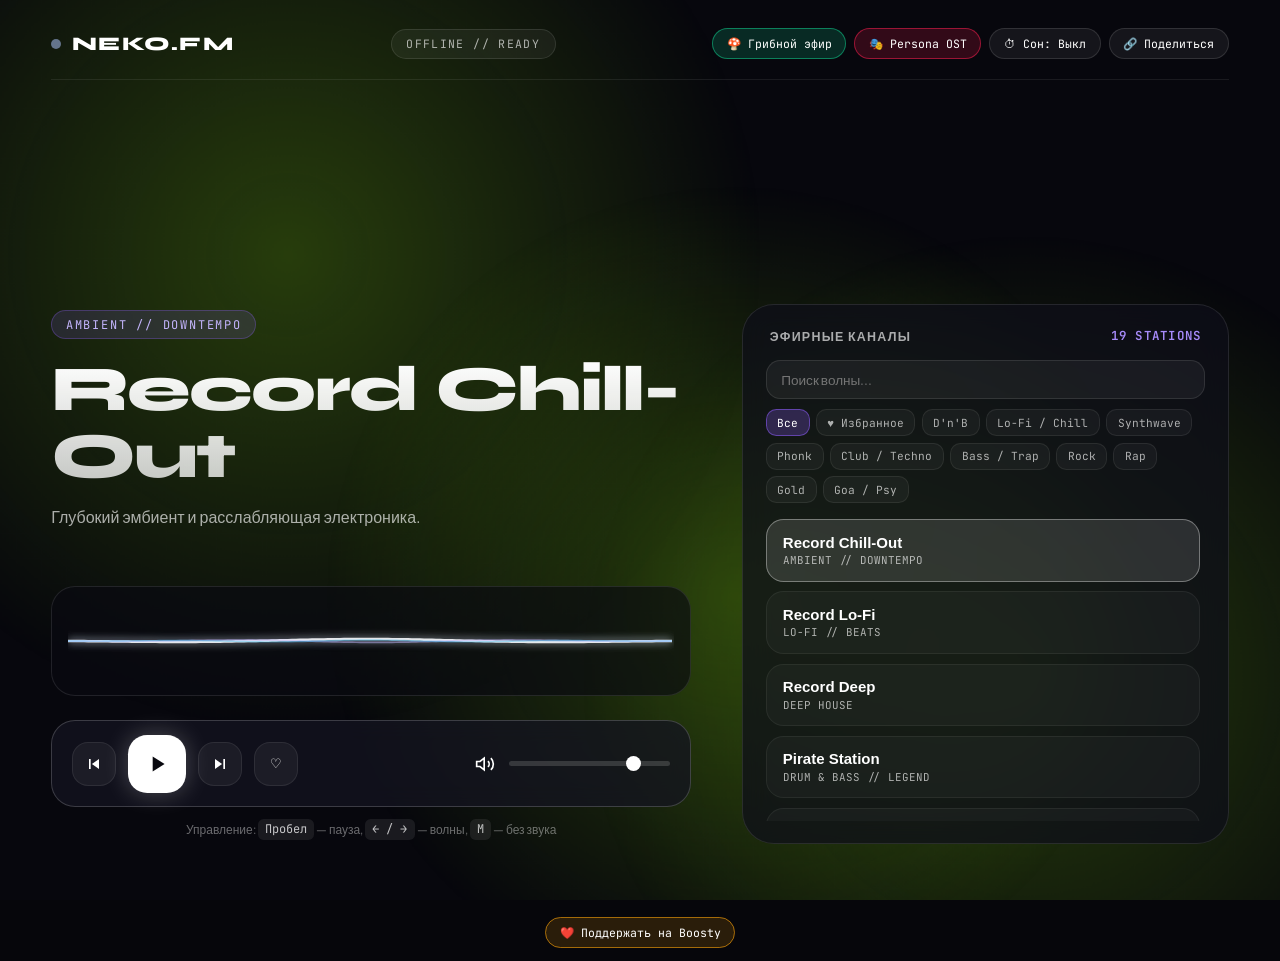
<file: index.html>
<!DOCTYPE html>
<html lang="ru">
<head>
    <meta name="keywords" content="онлайн радио, слушать радио без рекламы, drum and bass радио, lo-fi радио, synthwave, persona ost, psybient">
    <meta property="og:title" content="NEKO.FM — Онлайн-радио: D'n'B, Lo-Fi, Persona OST & Psybient">
    <meta property="og:description" content="Бесплатное атмосферное радио без рекламы с живым визуализатором, саундтреками Persona и грибным эмбиентом.">
    <meta property="og:url" content="https://github.io">
    <meta charset="UTF-8">
    <meta name="viewport" content="width=device-width, initial-scale=1.0">
    <title>NEKO.FM — Онлайн-радио: D'n'B, Lo-Fi, Synthwave</title>
    <meta name="description" content="Бесплатное онлайн-радио без рекламы: Drum & Bass, Lo-Fi, Chill-Out, Synthwave и Phonk.">
    <link rel="preconnect" href="https://fonts.googleapis.com">
    <link rel="preconnect" href="https://fonts.gstatic.com" crossorigin>
    <link href="https://fonts.googleapis.com/css2?family=Syne:wght@700;800&family=Plus+Jakarta+Sans:wght@400;500;600&family=JetBrains+Mono:wght@400;500&display=swap" rel="stylesheet">
    <link rel="stylesheet" href="style.css">
</head>
<body>
    <div class="mesh-bg">
        <div class="blob blob-1"></div>
        <div class="blob blob-2"></div>
        <div class="blob blob-3"></div>
    </div>

    <div class="app-shell">
        <header class="top-bar">
            <div class="brand">
                <span class="brand-dot" id="liveDot"></span>
                <span>NEKO.FM</span>
            </div>
            <div class="status-pill" id="statusBadge">OFFLINE // READY</div>
            <div class="header-actions">
                <a href="mushrooms.html" class="pill-btn" style="text-decoration:none; border-color: rgba(16,185,129,0.6); background: rgba(16,185,129,0.2);">🍄 Грибной эфир</a>
                <a href="persona.html" class="pill-btn" style="text-decoration:none; border-color: rgba(225,29,72,0.6); background: rgba(225,29,72,0.2);">🎭 Persona OST</a>
                <button class="pill-btn" id="sleepBtn" title="Таймер сна">⏱ Сон: Выкл</button>
                <button class="pill-btn" id="shareBtn" title="Скопировать ссылку">🔗 Поделиться</button>
            </div>
        </header>

        <main class="main-grid">
            <section class="hero-stage">
                <div class="genre-tag" id="stationTag">AMBIENT // DOWNTEMPO</div>
                <h1 class="station-title" id="stationTitle">Record Chill-Out</h1>
                <p class="station-subtitle" id="stationDesc">Глубокий эмбиент и расслабляющая электроника без резких перепадов.</p>

                <div class="visualizer-box">
                    <canvas id="waveCanvas"></canvas>
                </div>

                <div class="controls-dock">
                    <div class="transport-buttons">
                        <button class="icon-btn" id="prevBtn" title="Предыдущая (←)">
                            <svg viewBox="0 0 24 24" fill="currentColor"><path d="M6 6h2v12H6zm3.5 6l8.5 6V6z"/></svg>
                        </button>
                        <button class="play-btn" id="playBtn" title="Пуск / Пауза (Пробел)">
                            <svg id="iconPlay" viewBox="0 0 24 24" fill="currentColor"><path d="M8 5v14l11-7z"/></svg>
                            <svg id="iconPause" class="hidden" viewBox="0 0 24 24" fill="currentColor"><path d="M6 19h4V5H6v14zm8-14v14h4V5h-4z"/></svg>
                        </button>
                        <button class="icon-btn" id="nextBtn" title="Следующая (→)">
                            <svg viewBox="0 0 24 24" fill="currentColor"><path d="M6 18l8.5-6L6 6v12zM16 6v12h2V6h-2z"/></svg>
                        </button>
                        <button class="icon-btn" id="favCurrentBtn" title="В избранное">♡</button>
                    </div>

                    <div class="volume-control">
                        <button class="icon-btn small" id="muteBtn" title="Звук (M)">
                            <svg viewBox="0 0 24 24" fill="none" stroke="currentColor" stroke-width="2">
                                <path d="M11 5L6 9H2v6h4l5 4V5zM15.54 8.46a5 5 0 0 1 0 7.07M19.07 4.93a10 10 0 0 1 0 14.14"/>
                            </svg>
                        </button>
                        <input type="range" id="volumeSlider" min="0" max="1" step="0.01" value="0.8">
                    </div>
                </div>
                <div class="hotkeys-hint">Управление: <span>Пробел</span> — пауза, <span>← / →</span> — волны, <span>M</span> — без звука</div>
            </section>

            <aside class="channels-panel">
                <div class="panel-header">
                    <span>ЭФИРНЫЕ КАНАЛЫ</span>
                    <span class="mono" id="channelCount">11 STATIONS</span>
                </div>

                <div class="filter-controls">
                    <input type="text" id="searchInput" class="search-input" placeholder="Поиск волны...">
                    <div class="genre-tabs" id="genreTabs">
                        <button class="tab-btn active" data-filter="all">Все</button>
                        <button class="tab-btn" data-filter="fav">♥ Избранное</button>
                        <button class="tab-btn" data-filter="dnb">D'n'B</button>
                        <button class="tab-btn" data-filter="chill">Lo-Fi / Chill</button>
                        <button class="tab-btn" data-filter="synth">Synthwave</button>
                        <button class="tab-btn" data-filter="phonk">Phonk</button>
                        <button class="tab-btn" data-filter="club">Club / Techno</button>
                        <button class="tab-btn" data-filter="bass">Bass / Trap</button>
                        <button class="tab-btn" data-filter="rock">Rock</button>
                        <button class="tab-btn" data-filter="rap">Rap</button>
                        <button class="tab-btn" data-filter="gold">Gold</button>
                        <button class="tab-btn" data-filter="goa">Goa / Psy</button>
                    </div>
                </div>

                <div class="channels-list" id="channelsList"></div>
            </aside>
        </main>
    </div>

    <audio id="audioStream" preload="none"></audio>
    <script src="script.js"></script>

    <footer style="position:relative;z-index:2;text-align:center;padding:1.25rem 1rem;">
        <a class="pill-btn" href="https://boosty.to/nekotinowo/purchase/4188268?ssource=DIRECT&share=subscription_link" target="_blank" rel="noopener" style="text-decoration:none;border-color:rgba(245,158,11,0.6);background:rgba(245,158,11,0.15);">❤️ Поддержать на Boosty</a>
    </footer>
</body>
</html>
</file>
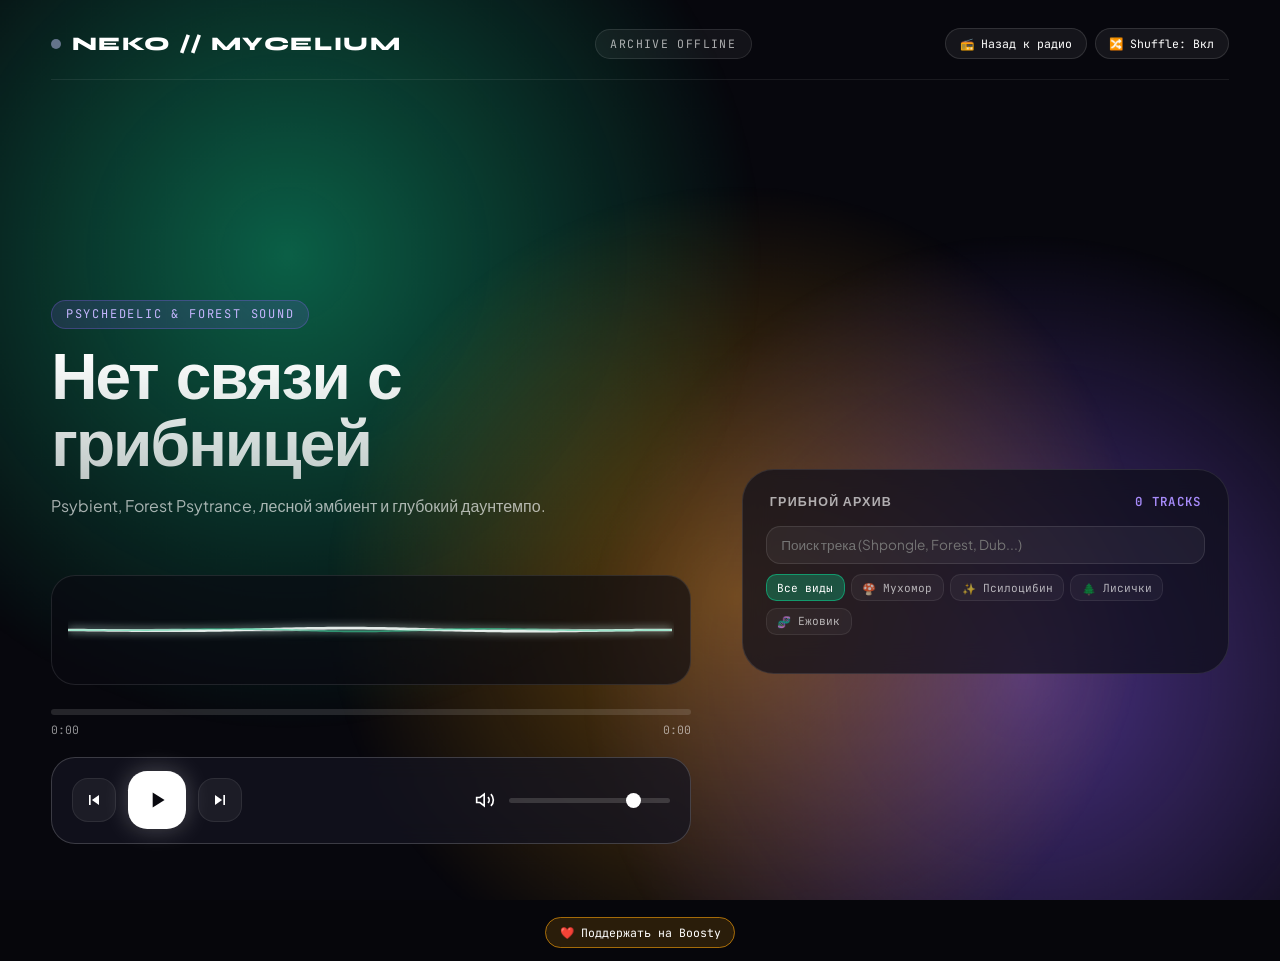
<file: mushrooms.html>
<!DOCTYPE html>
<html lang="ru">
<head>
    <meta charset="UTF-8">
    <meta name="viewport" content="width=device-width, initial-scale=1.0">
    <title>NEKO.FM // Mycelium & Psybient Archive</title>
    <link rel="preconnect" href="https://fonts.googleapis.com">
    <link rel="preconnect" href="https://fonts.gstatic.com" crossorigin>
    <link href="https://fonts.googleapis.com/css2?family=Syne:wght@700;800&family=Plus+Jakarta+Sans:wght@400;500;600&family=JetBrains+Mono:wght@400;500&display=swap" rel="stylesheet">
    <link rel="stylesheet" href="style.css">
    <style>
        .blob-1 { background: radial-gradient(circle, rgba(16, 185, 129, 0.5) 0%, transparent 70%); }
        .blob-2 { background: radial-gradient(circle, rgba(139, 92, 246, 0.5) 0%, transparent 70%); }
        .blob-3 { background: radial-gradient(circle, rgba(245, 158, 11, 0.4) 0%, transparent 70%); }
        .genre-tag { transition: all 0.5s ease; }
        .tab-btn.active { background: var(--m-accent-bg, rgba(16, 185, 129, 0.35)); border-color: var(--m-accent-border, rgba(16, 185, 129, 0.7)); }
        .progress-wrap { width: 100%; margin-bottom: 1.25rem; }
        .progress-bar { width: 100%; height: 6px; background: rgba(255,255,255,0.12); border-radius: 99px; overflow: hidden; cursor: pointer; }
        .progress-fill { height: 100%; width: 0%; background: var(--m-grad, linear-gradient(90deg, #10b981, #8b5cf6)); transition: width 0.15s linear, background 0.5s ease; }
        .time-row { display: flex; justify-content: space-between; font-family: 'JetBrains Mono', monospace; font-size: 0.72rem; color: rgba(255,255,255,0.55); margin-top: 0.4rem; }
    </style>
</head>
<body>
    <div class="mesh-bg">
        <div class="blob blob-1"></div>
        <div class="blob blob-2"></div>
        <div class="blob blob-3"></div>
    </div>

    <div class="app-shell">
        <header class="top-bar">
            <div class="brand">
                <span class="brand-dot" id="liveDot"></span>
                <span>NEKO // MYCELIUM</span>
            </div>
            <div class="status-pill" id="statusBadge">SPORES // LOADING</div>
            <div class="header-actions">
                <a href="index.html" class="pill-btn" style="text-decoration:none;">📻 Назад к радио</a>
                <button class="pill-btn" id="shuffleBtn">🔀 Shuffle: Вкл</button>
            </div>
        </header>

        <main class="main-grid">
            <section class="hero-stage">
                <div class="genre-tag" id="sporeTag">PSYCHEDELIC & FOREST SOUND</div>
                <h1 class="station-title" id="trackTitle">Поиск споровых волн...</h1>
                <p class="station-subtitle" id="sporeDesc">Psybient, Forest Psytrance, лесной эмбиент и глубокий даунтемпо.</p>

                <div class="visualizer-box">
                    <canvas id="waveCanvas"></canvas>
                </div>

                <div class="progress-wrap">
                    <div class="progress-bar" id="progressBar">
                        <div class="progress-fill" id="progressFill"></div>
                    </div>
                    <div class="time-row">
                        <span id="curTime">0:00</span>
                        <span id="durTime">0:00</span>
                    </div>
                </div>

                <div class="controls-dock">
                    <div class="transport-buttons">
                        <button class="icon-btn" id="prevBtn" title="Предыдущий трек">
                            <svg viewBox="0 0 24 24" fill="currentColor"><path d="M6 6h2v12H6zm3.5 6l8.5 6V6z"/></svg>
                        </button>
                        <button class="play-btn" id="playBtn" title="Пуск / Пауза">
                            <svg id="iconPlay" viewBox="0 0 24 24" fill="currentColor"><path d="M8 5v14l11-7z"/></svg>
                            <svg id="iconPause" class="hidden" viewBox="0 0 24 24" fill="currentColor"><path d="M6 19h4V5H6v14zm8-14v14h4V5h-4z"/></svg>
                        </button>
                        <button class="icon-btn" id="nextBtn" title="Следующий трек">
                            <svg viewBox="0 0 24 24" fill="currentColor"><path d="M6 18l8.5-6L6 6v12zM16 6v12h2V6h-2z"/></svg>
                        </button>
                    </div>

                    <div class="volume-control">
                        <button class="icon-btn small" id="muteBtn">
                            <svg viewBox="0 0 24 24" fill="none" stroke="currentColor" stroke-width="2">
                                <path d="M11 5L6 9H2v6h4l5 4V5zM15.54 8.46a5 5 0 0 1 0 7.07M19.07 4.93a10 10 0 0 1 0 14.14"/>
                            </svg>
                        </button>
                        <input type="range" id="volumeSlider" min="0" max="1" step="0.01" value="0.8">
                    </div>
                </div>
            </section>

            <aside class="channels-panel">
                <div class="panel-header">
                    <span>ГРИБНОЙ АРХИВ</span>
                    <span class="mono" id="trackCount">0 TRACKS</span>
                </div>

                <div class="filter-controls">
                    <input type="text" id="searchInput" class="search-input" placeholder="Поиск трека (Shpongle, Forest, Dub...)">
                    <div class="genre-tabs" id="sporeTabs">
                        <button class="tab-btn active" data-spore="all">Все виды</button>
                        <button class="tab-btn" data-spore="amanita"><span class="tab-icon">🍄</span> Мухомор</button>
                        <button class="tab-btn" data-spore="psilocybe"><span class="tab-icon">✨</span> Псилоцибин</button>
                        <button class="tab-btn" data-spore="chanterelle"><span class="tab-icon">🌲</span> Лисички</button>
                        <button class="tab-btn" data-spore="lionsmane"><span class="tab-icon">🧬</span> Ежовик</button>
                    </div>
                </div>

                <div class="channels-list" id="tracksList"></div>
            </aside>
        </main>
    </div>

    <audio id="audioStream" preload="none"></audio>
    <script src="mushrooms.js"></script>

    <footer style="position:relative;z-index:2;text-align:center;padding:1.25rem 1rem;">
        <a class="pill-btn" href="https://boosty.to/nekotinowo/purchase/4188268?ssource=DIRECT&share=subscription_link" target="_blank" rel="noopener" style="text-decoration:none;border-color:rgba(245,158,11,0.6);background:rgba(245,158,11,0.15);">❤️ Поддержать на Boosty</a>
    </footer>
</body>
</html>
</file>
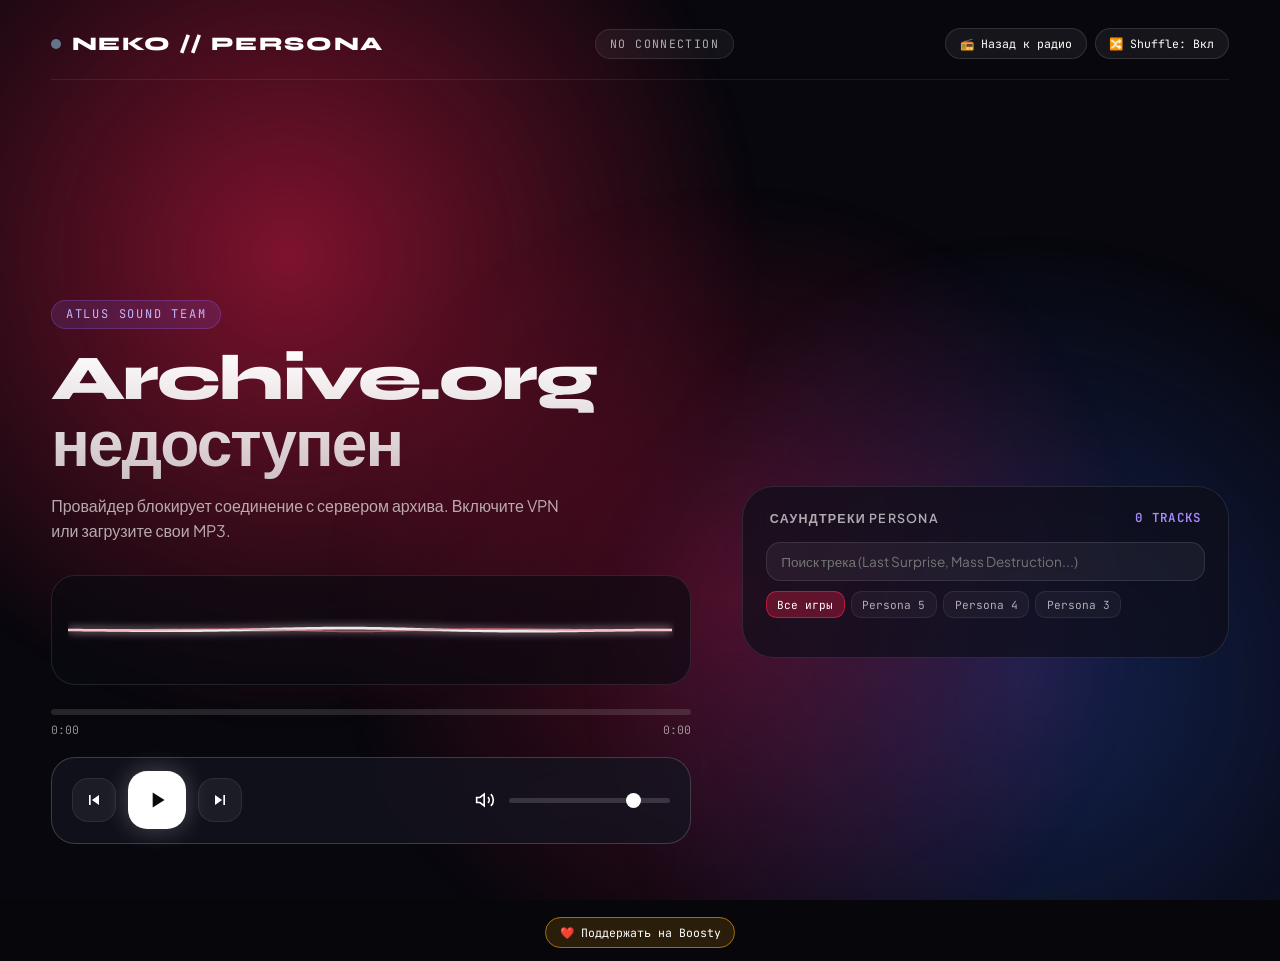
<file: persona.html>
<!DOCTYPE html>
<html lang="ru">
<head>
    <meta charset="UTF-8">
    <meta name="viewport" content="width=device-width, initial-scale=1.0">
    <title>NEKO.FM // Persona Sound Archive</title>
    <link rel="preconnect" href="https://fonts.googleapis.com">
    <link rel="preconnect" href="https://fonts.gstatic.com" crossorigin>
    <link href="https://fonts.googleapis.com/css2?family=Syne:wght@700;800&family=Plus+Jakarta+Sans:wght@400;500;600&family=JetBrains+Mono:wght@400;500&display=swap" rel="stylesheet">
    <link rel="stylesheet" href="style.css">
    <style>
        .blob-1 { background: radial-gradient(circle, rgba(225, 29, 72, 0.55) 0%, transparent 70%); }
        .blob-2 { background: radial-gradient(circle, rgba(30, 58, 138, 0.55) 0%, transparent 70%); }
        .blob-3 { background: radial-gradient(circle, rgba(159, 18, 57, 0.45) 0%, transparent 70%); }
        .genre-tag { transition: all 0.5s ease; }
        .tab-btn.active { background: var(--p-accent-bg, rgba(225, 29, 72, 0.35)); border-color: var(--p-accent-border, rgba(225, 29, 72, 0.7)); }
        .progress-fill { height: 100%; width: 0%; background: var(--p-grad, linear-gradient(90deg, #f43f5e, #fb7185)); transition: width 0.15s linear, background 0.5s ease; }
        .progress-wrap { width: 100%; margin-bottom: 1.25rem; }
        .progress-bar { width: 100%; height: 6px; background: rgba(255,255,255,0.12); border-radius: 99px; overflow: hidden; cursor: pointer; }
        .progress-fill { height: 100%; width: 0%; background: linear-gradient(90deg, #f43f5e, #fb7185); transition: width 0.15s linear; }
        .time-row { display: flex; justify-content: space-between; font-family: 'JetBrains Mono', monospace; font-size: 0.72rem; color: rgba(255,255,255,0.55); margin-top: 0.4rem; }
    </style>
</head>
<body>
    <div class="mesh-bg">
        <div class="blob blob-1"></div>
        <div class="blob blob-2"></div>
        <div class="blob blob-3"></div>
    </div>

    <div class="app-shell">
        <header class="top-bar">
            <div class="brand">
                <span class="brand-dot" id="liveDot"></span>
                <span>NEKO // PERSONA</span>
            </div>
            <div class="status-pill" id="statusBadge">ARCHIVE // LOADING</div>
            <div class="header-actions">
                <a href="index.html" class="pill-btn" style="text-decoration:none;">📻 Назад к радио</a>
                <button class="pill-btn" id="shuffleBtn">🔀 Shuffle: Вкл</button>
            </div>
        </header>

        <main class="main-grid">
            <section class="hero-stage">
                <div class="genre-tag" id="gameTag">ATLUS SOUND TEAM</div>
                <h1 class="station-title" id="trackTitle">Загрузка OST...</h1>
                <p class="station-subtitle" id="albumDesc">Полная коллекция саундтреков серии Persona (P3 / P4 / P5).</p>

                <div class="visualizer-box">
                    <canvas id="waveCanvas"></canvas>
                </div>

                <div class="progress-wrap">
                    <div class="progress-bar" id="progressBar">
                        <div class="progress-fill" id="progressFill"></div>
                    </div>
                    <div class="time-row">
                        <span id="curTime">0:00</span>
                        <span id="durTime">0:00</span>
                    </div>
                </div>

                <div class="controls-dock">
                    <div class="transport-buttons">
                        <button class="icon-btn" id="prevBtn" title="Предыдущий трек">
                            <svg viewBox="0 0 24 24" fill="currentColor"><path d="M6 6h2v12H6zm3.5 6l8.5 6V6z"/></svg>
                        </button>
                        <button class="play-btn" id="playBtn" title="Пуск / Пауза">
                            <svg id="iconPlay" viewBox="0 0 24 24" fill="currentColor"><path d="M8 5v14l11-7z"/></svg>
                            <svg id="iconPause" class="hidden" viewBox="0 0 24 24" fill="currentColor"><path d="M6 19h4V5H6v14zm8-14v14h4V5h-4z"/></svg>
                        </button>
                        <button class="icon-btn" id="nextBtn" title="Следующий трек">
                            <svg viewBox="0 0 24 24" fill="currentColor"><path d="M6 18l8.5-6L6 6v12zM16 6v12h2V6h-2z"/></svg>
                        </button>
                    </div>

                    <div class="volume-control">
                        <button class="icon-btn small" id="muteBtn">
                            <svg viewBox="0 0 24 24" fill="none" stroke="currentColor" stroke-width="2">
                                <path d="M11 5L6 9H2v6h4l5 4V5zM15.54 8.46a5 5 0 0 1 0 7.07M19.07 4.93a10 10 0 0 1 0 14.14"/>
                            </svg>
                        </button>
                        <input type="range" id="volumeSlider" min="0" max="1" step="0.01" value="0.8">
                    </div>
                </div>
            </section>

            <aside class="channels-panel">
                <div class="panel-header">
                    <span>САУНДТРЕКИ PERSONA</span>
                    <span class="mono" id="trackCount">0 TRACKS</span>
                </div>

                <div class="filter-controls">
                    <input type="text" id="searchInput" class="search-input" placeholder="Поиск трека (Last Surprise, Mass Destruction...)">
                    <div class="genre-tabs" id="gameTabs">
                        <button class="tab-btn active" data-game="all">Все игры</button>
                        <button class="tab-btn" data-game="p5">Persona 5</button>
                        <button class="tab-btn" data-game="p4">Persona 4</button>
                        <button class="tab-btn" data-game="p3">Persona 3</button>
                    </div>
                </div>

                <div class="channels-list" id="tracksList"></div>
            </aside>
        </main>
    </div>

    <audio id="audioStream" preload="none"></audio>
    <script src="persona.js"></script>

    <footer style="position:relative;z-index:2;text-align:center;padding:1.25rem 1rem;">
        <a class="pill-btn" href="https://boosty.to/nekotinowo/purchase/4188268?ssource=DIRECT&share=subscription_link" target="_blank" rel="noopener" style="text-decoration:none;border-color:rgba(245,158,11,0.6);background:rgba(245,158,11,0.15);">❤️ Поддержать на Boosty</a>
    </footer>
</body>
</html>
</file>
<file: style.css>
:root {
    --bg-base: #06060b;
    --glass-bg: rgba(255, 255, 255, 0.05);
    --glass-border: rgba(255, 255, 255, 0.1);
    --glass-highlight: rgba(255, 255, 255, 0.18);
    --text-main: #ffffff;
    --text-muted: rgba(255, 255, 255, 0.65);
}

* {
    margin: 0;
    padding: 0;
    box-sizing: border-box;
}

body {
    background-color: var(--bg-base);
    color: var(--text-main);
    font-family: 'Plus Jakarta Sans', sans-serif;
    min-height: 100vh;
    overflow-x: hidden;
    position: relative;
}

.mesh-bg {
    position: fixed;
    inset: 0;
    z-index: 0;
    overflow: hidden;
    background: #07070d;
}

.blob {
    position: absolute;
    border-radius: 50%;
    will-change: transform;
    animation: floatBlob 16s infinite alternate ease-in-out;
    transition: background 1.2s ease;
}

.blob-1 {
    width: 75vw;
    height: 75vw;
    top: -25%;
    left: -15%;
    background: radial-gradient(circle, rgba(5, 150, 105, 0.45) 0%, transparent 70%);
}

.blob-2 {
    width: 70vw;
    height: 70vw;
    bottom: -25%;
    right: -15%;
    background: radial-gradient(circle, rgba(8, 145, 178, 0.4) 0%, transparent 70%);
    animation-delay: -5s;
}

.blob-3 {
    width: 65vw;
    height: 65vw;
    top: 20%;
    left: 25%;
    background: radial-gradient(circle, rgba(101, 163, 13, 0.35) 0%, transparent 70%);
    animation-delay: -10s;
}

@keyframes floatBlob {
    0% { transform: translate3d(0, 0, 0) scale(1); }
    100% { transform: translate3d(5%, 6%, 0) scale(1.12); }
}

.app-shell {
    position: relative;
    z-index: 2;
    max-width: 1320px;
    min-height: 100vh;
    margin: 0 auto;
    padding: 1.75rem clamp(1.25rem, 4vw, 3.5rem);
    display: flex;
    flex-direction: column;
    justify-content: space-between;
}

.top-bar {
    display: flex;
    align-items: center;
    justify-content: space-between;
    padding-bottom: 1.25rem;
    border-bottom: 1px solid rgba(255, 255, 255, 0.08);
}

.brand {
    display: flex;
    align-items: center;
    gap: 0.65rem;
    font-family: 'Syne', sans-serif;
    font-weight: 800;
    font-size: 1.2rem;
    letter-spacing: 0.08em;
}

.brand-dot {
    width: 10px;
    height: 10px;
    border-radius: 50%;
    background: #64748b;
    transition: all 0.3s ease;
}

.brand-dot.live {
    background: #10b981;
    box-shadow: 0 0 12px #10b981;
}

.status-pill {
    font-family: 'JetBrains Mono', monospace;
    font-size: 0.72rem;
    letter-spacing: 0.12em;
    padding: 0.4rem 0.9rem;
    border-radius: 999px;
    background: var(--glass-bg);
    border: 1px solid var(--glass-border);
    color: var(--text-muted);
}

.meta-info {
    font-family: 'JetBrains Mono', monospace;
    font-size: 0.85rem;
    color: var(--text-muted);
}

.main-grid {
    display: grid;
    grid-template-columns: 1.25fr 0.95fr;
    gap: clamp(2rem, 4vw, 4rem);
    align-items: center;
    padding: 1.75rem 0;
}

.genre-tag {
    display: inline-block;
    font-family: 'JetBrains Mono', monospace;
    font-size: 0.75rem;
    letter-spacing: 0.15em;
    text-transform: uppercase;
    color: #c4b5fd;
    background: rgba(139, 92, 246, 0.15);
    border: 1px solid rgba(139, 92, 246, 0.3);
    padding: 0.35rem 0.85rem;
    border-radius: 999px;
    margin-bottom: 1.1rem;
}

.station-title {
    font-family: 'Syne', sans-serif;
    font-size: clamp(2.4rem, 5vw, 4.4rem);
    font-weight: 800;
    line-height: 1.04;
    letter-spacing: -0.03em;
    margin-bottom: 0.9rem;
    background: linear-gradient(180deg, #ffffff 0%, rgba(255, 255, 255, 0.75) 100%);
    -webkit-background-clip: text;
    -webkit-text-fill-color: transparent;
}

.station-subtitle {
    font-size: 1rem;
    line-height: 1.55;
    color: var(--text-muted);
    max-width: 520px;
    margin-bottom: 2rem;
    min-height: 3.1em;
}

.visualizer-box {
    width: 100%;
    height: 110px;
    background: rgba(10, 10, 18, 0.65);
    border: 1px solid var(--glass-border);
    border-radius: 1.5rem;
    padding: 0.75rem 1rem;
    margin-bottom: 1.5rem;
}

#waveCanvas {
    width: 100%;
    height: 100%;
    display: block;
}

.controls-dock {
    display: flex;
    align-items: center;
    justify-content: space-between;
    gap: 1.5rem;
    background: rgba(20, 20, 32, 0.75);
    border: 1px solid var(--glass-highlight);
    backdrop-filter: blur(12px);
    padding: 0.85rem 1.25rem;
    border-radius: 1.5rem;
}

.transport-buttons {
    display: flex;
    align-items: center;
    gap: 0.75rem;
}

.icon-btn {
    width: 44px;
    height: 44px;
    border-radius: 1rem;
    border: 1px solid rgba(255, 255, 255, 0.08);
    background: rgba(255, 255, 255, 0.05);
    color: #fff;
    display: flex;
    align-items: center;
    justify-content: center;
    cursor: pointer;
    transition: background 0.2s ease, transform 0.2s ease;
}

.icon-btn:hover {
    background: rgba(255, 255, 255, 0.14);
    transform: translateY(-1px);
}

.icon-btn svg {
    width: 20px;
    height: 20px;
}

.icon-btn.small {
    width: 36px;
    height: 36px;
    border: none;
    background: transparent;
}

.play-btn {
    width: 58px;
    height: 58px;
    border-radius: 1.2rem;
    border: none;
    background: #ffffff;
    color: #09090f;
    display: flex;
    align-items: center;
    justify-content: center;
    cursor: pointer;
    box-shadow: 0 0 25px rgba(255, 255, 255, 0.25);
    transition: transform 0.2s ease;
}

.play-btn:hover {
    transform: scale(1.05);
}

.play-btn svg {
    width: 26px;
    height: 26px;
}

.hidden {
    display: none !important;
}

.volume-control {
    display: flex;
    align-items: center;
    gap: 0.6rem;
    flex: 1;
    max-width: 200px;
}

input[type="range"] {
    -webkit-appearance: none;
    width: 100%;
    height: 5px;
    background: rgba(255, 255, 255, 0.15);
    border-radius: 999px;
    outline: none;
    cursor: pointer;
}

input[type="range"]::-webkit-slider-thumb {
    -webkit-appearance: none;
    width: 15px;
    height: 15px;
    border-radius: 50%;
    background: #ffffff;
}

.channels-panel {
    background: rgba(15, 15, 25, 0.72);
    border: 1px solid var(--glass-border);
    backdrop-filter: blur(14px);
    border-radius: 2rem;
    padding: 1.4rem;
    display: flex;
    flex-direction: column;
    max-height: 540px;
}

.panel-header {
    display: flex;
    justify-content: space-between;
    align-items: center;
    font-size: 0.78rem;
    font-weight: 600;
    letter-spacing: 0.1em;
    color: var(--text-muted);
    margin-bottom: 1rem;
    padding: 0 0.25rem;
}

.mono {
    font-family: 'JetBrains Mono', monospace;
    color: #a78bfa;
}

.filter-controls {
    margin-bottom: 1rem;
    display: flex;
    flex-direction: column;
    gap: 0.65rem;
}

.search-input {
    width: 100%;
    background: rgba(255, 255, 255, 0.05);
    border: 1px solid rgba(255, 255, 255, 0.1);
    border-radius: 0.9rem;
    padding: 0.6rem 0.9rem;
    color: #fff;
    font-family: inherit;
    font-size: 0.85rem;
    outline: none;
    transition: border-color 0.2s;
}

.search-input:focus {
    border-color: rgba(167, 139, 250, 0.6);
}

.genre-tabs {
    display: flex;
    flex-wrap: wrap;
    gap: 0.4rem;
}

.tab-btn {
    background: rgba(255, 255, 255, 0.04);
    border: 1px solid rgba(255, 255, 255, 0.08);
    color: var(--text-muted);
    font-family: 'JetBrains Mono', monospace;
    font-size: 0.7rem;
    padding: 0.35rem 0.65rem;
    border-radius: 0.65rem;
    cursor: pointer;
    transition: all 0.2s;
}

.tab-btn:hover {
    background: rgba(255, 255, 255, 0.1);
    color: #fff;
}

.tab-btn.active {
    background: rgba(139, 92, 246, 0.25);
    border-color: rgba(139, 92, 246, 0.55);
    color: #fff;
}

.tab-icon {
    font-family: "Apple Color Emoji", "Segoe UI Emoji", "Segoe UI Symbol", "Noto Color Emoji", sans-serif;
    font-size: 1em;
    line-height: 1;
    vertical-align: -0.08em;
}

.channels-list {
    display: flex;
    flex-direction: column;
    gap: 0.6rem;
    overflow-y: auto;
    padding-right: 0.35rem;
}

.channels-list::-webkit-scrollbar {
    width: 5px;
}

.channels-list::-webkit-scrollbar-track {
    background: rgba(255, 255, 255, 0.02);
    border-radius: 10px;
}

.channels-list::-webkit-scrollbar-thumb {
    background: rgba(255, 255, 255, 0.15);
    border-radius: 10px;
}

.channel-card {
    width: 100%;
    text-align: left;
    background: rgba(255, 255, 255, 0.03);
    border: 1px solid rgba(255, 255, 255, 0.06);
    border-radius: 1.1rem;
    padding: 0.85rem 1rem;
    color: #fff;
    cursor: pointer;
    display: flex;
    align-items: center;
    justify-content: space-between;
    flex-shrink: 0;
    transition: background 0.2s ease, border-color 0.2s ease, transform 0.2s ease;
}

.channel-card:hover {
    background: rgba(255, 255, 255, 0.08);
    border-color: rgba(255, 255, 255, 0.18);
    transform: translateX(3px);
}

.channel-card.active {
    background: rgba(255, 255, 255, 0.12);
    border-color: rgba(255, 255, 255, 0.35);
}

.channel-name {
    font-weight: 600;
    font-size: 0.94rem;
    margin-bottom: 0.15rem;
}

.channel-meta {
    font-family: 'JetBrains Mono', monospace;
    font-size: 0.68rem;
    color: var(--text-muted);
}

.eq-bars {
    display: flex;
    align-items: flex-end;
    gap: 3px;
    height: 16px;
}

.eq-bars span {
    width: 3px;
    height: 6px;
    background: #ffffff;
    border-radius: 2px;
    animation: miniEq 0.7s infinite alternate ease-in-out;
}

.eq-bars span:nth-child(2) { animation-delay: 0.2s; }
.eq-bars span:nth-child(3) { animation-delay: 0.4s; }

@keyframes miniEq {
    from { height: 4px; }
    to { height: 16px; }
}

@media (max-width: 900px) {
    .main-grid {
        grid-template-columns: 1fr;
        gap: 2rem;
    }
    .channels-panel {
        max-height: 420px;
    }
}
.header-actions {
    display: flex;
    gap: 0.5rem;
}

.pill-btn {
    font-family: 'JetBrains Mono', monospace;
    font-size: 0.72rem;
    padding: 0.45rem 0.85rem;
    border-radius: 999px;
    background: rgba(255, 255, 255, 0.06);
    border: 1px solid rgba(255, 255, 255, 0.12);
    color: #fff;
    cursor: pointer;
    transition: background 0.2s, border-color 0.2s;
}

.pill-btn:hover {
    background: rgba(255, 255, 255, 0.14);
    border-color: rgba(255, 255, 255, 0.25);
}

.pill-btn.active {
    background: rgba(139, 92, 246, 0.3);
    border-color: rgba(139, 92, 246, 0.6);
}

.hotkeys-hint {
    margin-top: 0.9rem;
    font-size: 0.75rem;
    color: rgba(255, 255, 255, 0.4);
    text-align: center;
}

.hotkeys-hint span {
    font-family: 'JetBrains Mono', monospace;
    background: rgba(255, 255, 255, 0.08);
    padding: 0.15rem 0.45rem;
    border-radius: 0.35rem;
    color: rgba(255, 255, 255, 0.75);
}

#favCurrentBtn.is-fav {
    color: #f43f5e;
    border-color: rgba(244, 63, 94, 0.4);
    background: rgba(244, 63, 94, 0.15);
}

@media (max-width: 600px) {
    .top-bar { flex-wrap: wrap; gap: 0.75rem; }
    .hotkeys-hint { display: none; }
}
</file>
